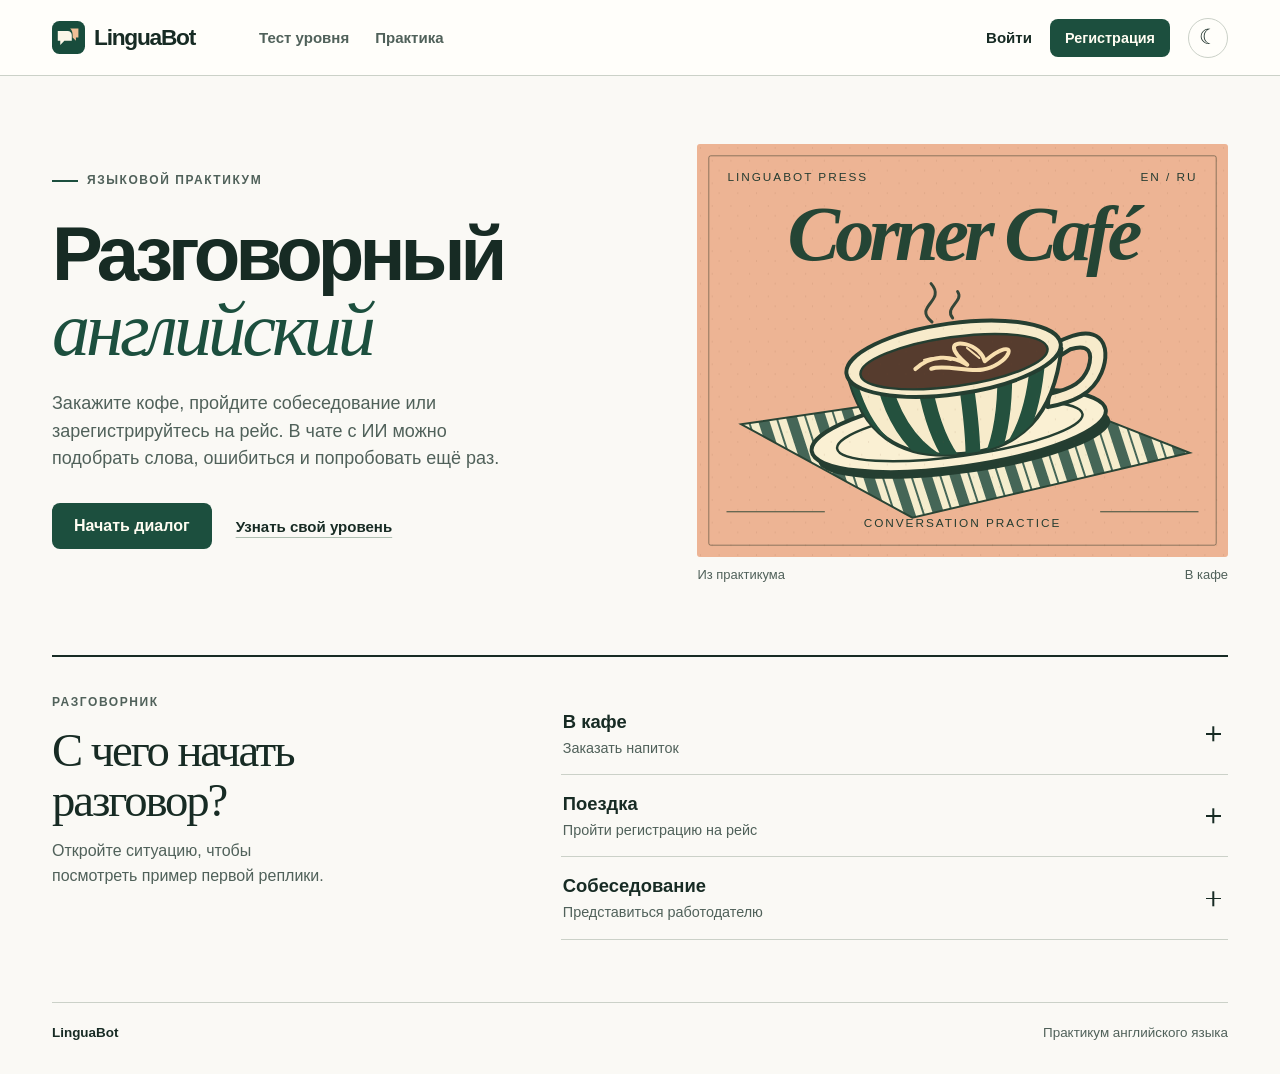
<file: frontend/index.html>
<!DOCTYPE html>
<html lang="ru" data-theme="light">
<head>
  <meta charset="UTF-8">
  <meta name="viewport" content="width=device-width, initial-scale=1.0">
  <link rel="icon" href="./public/assets/mark.svg">
  <title>LinguaBot — практикум разговорного английского</title>
  <script>
    try {
      if (localStorage.getItem('linguabot-theme') === 'dark') {
        document.documentElement.dataset.theme = 'dark';
      }
    } catch {}
  </script>
  <link rel="stylesheet" href="./src/styles/style.css?v=studio2">
  <link rel="stylesheet" href="./src/styles/auth.css?v=studio1">
</head>
<body>
  <header class="mast"><div class="header container">
    <a class="logo" href="./index.html"><img src="./public/assets/mark.svg" alt="" width="36" height="36">LinguaBot</a>
    <nav class="primary-nav" aria-label="Разделы"><a class="nav-link" href="./assessment.html">Тест уровня</a><a class="nav-link" href="./chat.html">Практика</a></nav>
    <div class="header-actions"><div class="auth-actions" data-auth-actions></div>
      <button class="theme-toggle" id="theme-toggle" type="button" aria-label="Включить тёмную тему">
        <span id="theme-icon" aria-hidden="true">☾</span><span id="theme-label" class="visually-hidden">Тёмная тема</span>
      </button>
    </div></div></header>

  <main>
    <section class="hero container" aria-labelledby="hero-title">
      <div class="hero-copy"><p class="overline"><i></i> Языковой практикум</p>
        <h1 id="hero-title">Разговорный<br><em>английский</em></h1>
        <p class="description">Закажите кофе, пройдите собеседование или зарегистрируйтесь на рейс. В чате с ИИ можно подобрать слова, ошибиться и попробовать ещё раз.</p>
        <div class="hero-actions"><a class="button" href="./chat.html">Начать диалог</a><a class="text-link" href="./assessment.html">Узнать свой уровень</a></div>
      </div>
      <figure class="print"><img src="./public/assets/corner-cafe.svg" width="540" height="420" alt="Чашка кофе на полосатой салфетке. Плакат Corner Café."><figcaption><span>Из практикума</span> В кафе</figcaption></figure>
    </section>
    <section class="reader container" aria-labelledby="reader-title">
      <div><p class="overline">Разговорник</p><h2 id="reader-title">С чего начать <br>разговор?</h2><p class="reader-note">Откройте ситуацию, чтобы посмотреть пример первой реплики.</p></div>
      <div class="reader-list"><details><summary><span><b>В кафе</b><small>Заказать напиток</small></span><i aria-hidden="true"></i></summary><div class="reader-phrase"><p lang="en">Could I have a coffee with milk, please?</p><p>Можно мне кофе с молоком?</p></div></details><details><summary><span><b>Поездка</b><small>Пройти регистрацию на рейс</small></span><i aria-hidden="true"></i></summary><div class="reader-phrase"><p lang="en">Hello, I’d like to check in for my flight.</p><p>Здравствуйте, я хочу зарегистрироваться на рейс.</p></div></details><details><summary><span><b>Собеседование</b><small>Представиться работодателю</small></span><i aria-hidden="true"></i></summary><div class="reader-phrase"><p lang="en">Thanks for meeting with me today.</p><p>Спасибо, что встретились со мной сегодня.</p></div></details></div></section></main>

  <footer class="footer container"><a href="./index.html">LinguaBot</a><span>Практикум английского языка</span></footer>

  <dialog class="auth-dialog" id="auth-dialog" aria-labelledby="auth-dialog-title">
    <button class="auth-close" type="button" data-auth-close aria-label="Закрыть">×</button>
    <h2 id="auth-dialog-title" data-auth-title>Вход в аккаунт</h2>
    <p class="auth-subtitle" data-auth-subtitle>Войдите, чтобы открыть свои диалоги и результат теста.</p>

    <div class="auth-panel" data-auth-panel="login">
      <form class="form" data-auth-form="login" novalidate>
        <p class="form-error" data-auth-error role="alert" hidden></p>
        <p class="form-success" data-auth-success role="status" hidden></p>

        <div class="field">
          <label for="login-email">Email</label>
          <input id="login-email" name="email" type="email" autocomplete="email" placeholder="you@example.com" required>
        </div>

        <div class="field">
          <label for="login-password">Пароль</label>
          <input id="login-password" name="password" type="password" autocomplete="current-password" placeholder="Ваш пароль" minlength="8" required>
        </div>

        <button class="button" type="submit">Войти</button>
      </form>

      <p class="auth-alt">Нет аккаунта? <button class="link-button" type="button" data-auth-switch="register">Зарегистрироваться</button></p>
    </div>

    <div class="auth-panel" data-auth-panel="register" hidden>
      <form class="form" data-auth-form="register" novalidate>
        <p class="form-error" data-auth-error role="alert" hidden></p>

        <div class="field">
          <label for="register-name">Имя</label>
          <input id="register-name" name="name" type="text" autocomplete="name" placeholder="Как к вам обращаться" minlength="2" required>
        </div>

        <div class="field">
          <label for="register-email">Email</label>
          <input id="register-email" name="email" type="email" autocomplete="email" placeholder="you@example.com" required>
        </div>

        <div class="field">
          <label for="register-password">Пароль</label>
          <input id="register-password" name="password" type="password" autocomplete="new-password" placeholder="Минимум 8 символов" minlength="8" required>
        </div>

        <button class="button" type="submit">Зарегистрироваться</button>
      </form>

      <p class="auth-alt">Уже есть аккаунт? <button class="link-button" type="button" data-auth-switch="login">Войти</button></p>
      <p class="auth-hint">LinguaBot предназначен для учебной практики.</p>
    </div>
  </dialog>

  <script src="./src/api/client.js?v=studio1"></script>
  <script src="./src/app/script.js?v=studio1"></script>
  <script src="./src/app/auth-modal.js?v=studio1"></script>
  <script src="./src/app/session.js?v=studio1"></script>
</body>
</html>
</file>
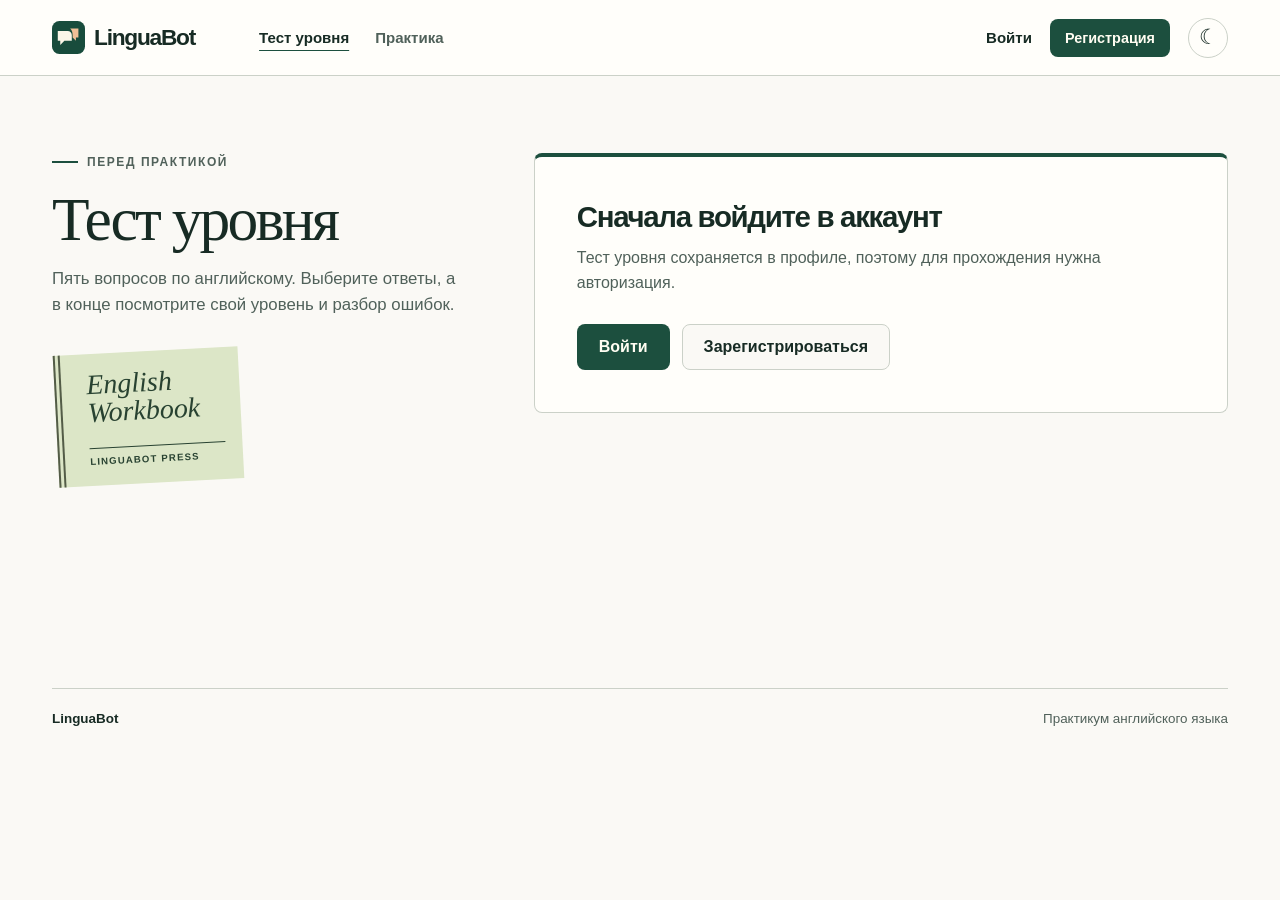
<file: frontend/assessment.html>
<!DOCTYPE html>
<html lang="ru" data-theme="light">
<head>
  <meta charset="UTF-8">
  <meta name="viewport" content="width=device-width, initial-scale=1.0">
  <link rel="icon" href="./public/assets/mark.svg">
  <title>Тест уровня — LinguaBot</title>
  <script>
    try {
      if (localStorage.getItem('linguabot-theme') === 'dark') {
        document.documentElement.dataset.theme = 'dark';
      }
    } catch {}
  </script>
  <link rel="stylesheet" href="./src/styles/style.css?v=studio2">
  <link rel="stylesheet" href="./src/styles/auth.css?v=studio1">
  <link rel="stylesheet" href="./src/styles/assessment.css?v=studio1">
</head>
<body>
  <header class="mast"><div class="header container">
    <a class="logo" href="./index.html"><img src="./public/assets/mark.svg" alt="" width="36" height="36">LinguaBot</a>
    <nav class="primary-nav" aria-label="Разделы"><a class="nav-link" href="./assessment.html" aria-current="page">Тест уровня</a><a class="nav-link" href="./chat.html">Практика</a></nav>
    <div class="header-actions"><div class="auth-actions" data-auth-actions></div>
      <button class="theme-toggle" id="theme-toggle" type="button" aria-label="Включить тёмную тему">
        <span id="theme-icon" aria-hidden="true">☾</span><span id="theme-label" class="visually-hidden">Тёмная тема</span>
      </button>
    </div></div></header>

  <main class="assessment container" data-assessment>
    <section class="assessment-intro"><p class="overline"><i></i> Перед практикой</p><h1>Тест уровня</h1><p class="description">Пять вопросов по английскому. Выберите ответы, а в конце посмотрите свой уровень и разбор ошибок.</p><div class="test-imprint" aria-hidden="true"><span>English</span><em>Workbook</em><b>LINGUABOT PRESS</b></div></section>

    <section class="assessment-card" data-state="loading">
      <p class="assessment-status" role="status">Загружаем данные…</p>
    </section>

    <section class="assessment-card" data-state="auth" hidden>
      <h2>Сначала войдите в аккаунт</h2>
      <p class="assessment-text">Тест уровня сохраняется в профиле, поэтому для прохождения нужна авторизация.</p>
      <div class="assessment-actions assessment-actions-start">
        <button class="button" type="button" data-open-login>Войти</button>
        <button class="button button-secondary" type="button" data-open-register>Зарегистрироваться</button>
      </div>
    </section>

    <section class="assessment-card" data-state="intro" hidden>
      <h2>Готовы начать?</h2>
      <p class="assessment-text">Тест занимает около двух минут. После отправки ответов вы увидите свой уровень и сможете пройти тест заново.</p>
      <ul class="assessment-facts">
        <li>5 вопросов с вариантами ответа</li>
        <li>Результат сохраняется в аккаунте</li>
        <li>При следующем входе уровень загрузится автоматически</li>
      </ul>
      <div class="assessment-actions assessment-actions-start">
        <button class="button" type="button" data-start-test>Начать тест</button>
      </div>
    </section>

    <section class="assessment-card" data-state="test" hidden>
      <div class="assessment-progress">
        <span data-progress-label>Вопрос 1 из 5</span>
        <div class="progress-track" aria-hidden="true"><span data-progress-bar></span></div>
      </div>

      <form class="assessment-form" data-test-form novalidate>
        <h2 class="question-text" id="assessment-question" data-question-text></h2>
        <div class="options" data-options role="radiogroup" aria-labelledby="assessment-question"></div>
        <p class="form-error" data-test-error role="alert" hidden></p>

        <div class="assessment-actions">
          <button class="button button-secondary" type="button" data-back>Назад</button>
          <button class="button" type="submit" data-next>Далее</button>
        </div>
      </form>
    </section>

    <section class="assessment-card" data-state="result" hidden>
      <p class="result-eyebrow">Ваш результат</p>
      <h2 class="result-level" data-result-level></h2>
      <p class="result-score" data-result-score></p>
      <p class="result-date" data-result-date></p>

      <div class="result-review" data-result-review hidden>
        <h3>Разбор ответов</h3>
        <ul class="review-list" data-review-list></ul>
      </div>

      <div class="assessment-actions assessment-actions-start">
        <a class="button" href="./chat.html">Перейти к чату</a>
        <button class="button button-secondary" type="button" data-retry>Пройти заново</button>
        <a class="button button-secondary" href="./index.html">На главную</a>
      </div>
    </section>

    <section class="assessment-card" data-state="error" hidden>
      <h2>Не удалось загрузить тест</h2>
      <p class="form-error" data-error-message role="alert"></p>
      <div class="assessment-actions assessment-actions-start">
        <button class="button" type="button" data-retry-load>Попробовать снова</button>
      </div>
    </section>

    <noscript>
      <section class="assessment-card">
        <h2>Включите JavaScript</h2>
        <p class="assessment-text">Для прохождения теста уровня нужен JavaScript в браузере.</p>
      </section>
    </noscript>
  </main>

  <footer class="footer container"><a href="./index.html">LinguaBot</a><span>Практикум английского языка</span></footer>

  <dialog class="auth-dialog" id="auth-dialog" aria-labelledby="auth-dialog-title">
    <button class="auth-close" type="button" data-auth-close aria-label="Закрыть">×</button>
    <h2 id="auth-dialog-title" data-auth-title>Вход в аккаунт</h2>
    <p class="auth-subtitle" data-auth-subtitle>Войдите, чтобы открыть свои диалоги и результат теста.</p>

    <div class="auth-panel" data-auth-panel="login">
      <form class="form" data-auth-form="login" novalidate>
        <p class="form-error" data-auth-error role="alert" hidden></p>
        <p class="form-success" data-auth-success role="status" hidden></p>

        <div class="field">
          <label for="login-email">Email</label>
          <input id="login-email" name="email" type="email" autocomplete="email" placeholder="you@example.com" required>
        </div>

        <div class="field">
          <label for="login-password">Пароль</label>
          <input id="login-password" name="password" type="password" autocomplete="current-password" placeholder="Ваш пароль" minlength="8" required>
        </div>

        <button class="button" type="submit">Войти</button>
      </form>

      <p class="auth-alt">Нет аккаунта? <button class="link-button" type="button" data-auth-switch="register">Зарегистрироваться</button></p>
    </div>

    <div class="auth-panel" data-auth-panel="register" hidden>
      <form class="form" data-auth-form="register" novalidate>
        <p class="form-error" data-auth-error role="alert" hidden></p>

        <div class="field">
          <label for="register-name">Имя</label>
          <input id="register-name" name="name" type="text" autocomplete="name" placeholder="Как к вам обращаться" minlength="2" required>
        </div>

        <div class="field">
          <label for="register-email">Email</label>
          <input id="register-email" name="email" type="email" autocomplete="email" placeholder="you@example.com" required>
        </div>

        <div class="field">
          <label for="register-password">Пароль</label>
          <input id="register-password" name="password" type="password" autocomplete="new-password" placeholder="Минимум 8 символов" minlength="8" required>
        </div>

        <button class="button" type="submit">Зарегистрироваться</button>
      </form>

      <p class="auth-alt">Уже есть аккаунт? <button class="link-button" type="button" data-auth-switch="login">Войти</button></p>
      <p class="auth-hint">LinguaBot предназначен для учебной практики.</p>
    </div>
  </dialog>

  <script src="./src/api/client.js?v=studio1"></script>
  <script src="./src/app/script.js?v=studio1"></script>
  <script src="./src/app/auth-modal.js?v=studio1"></script>
  <script src="./src/app/session.js?v=studio1"></script>
  <script src="./src/app/assessment.js?v=studio1"></script>
</body>
</html>
</file>
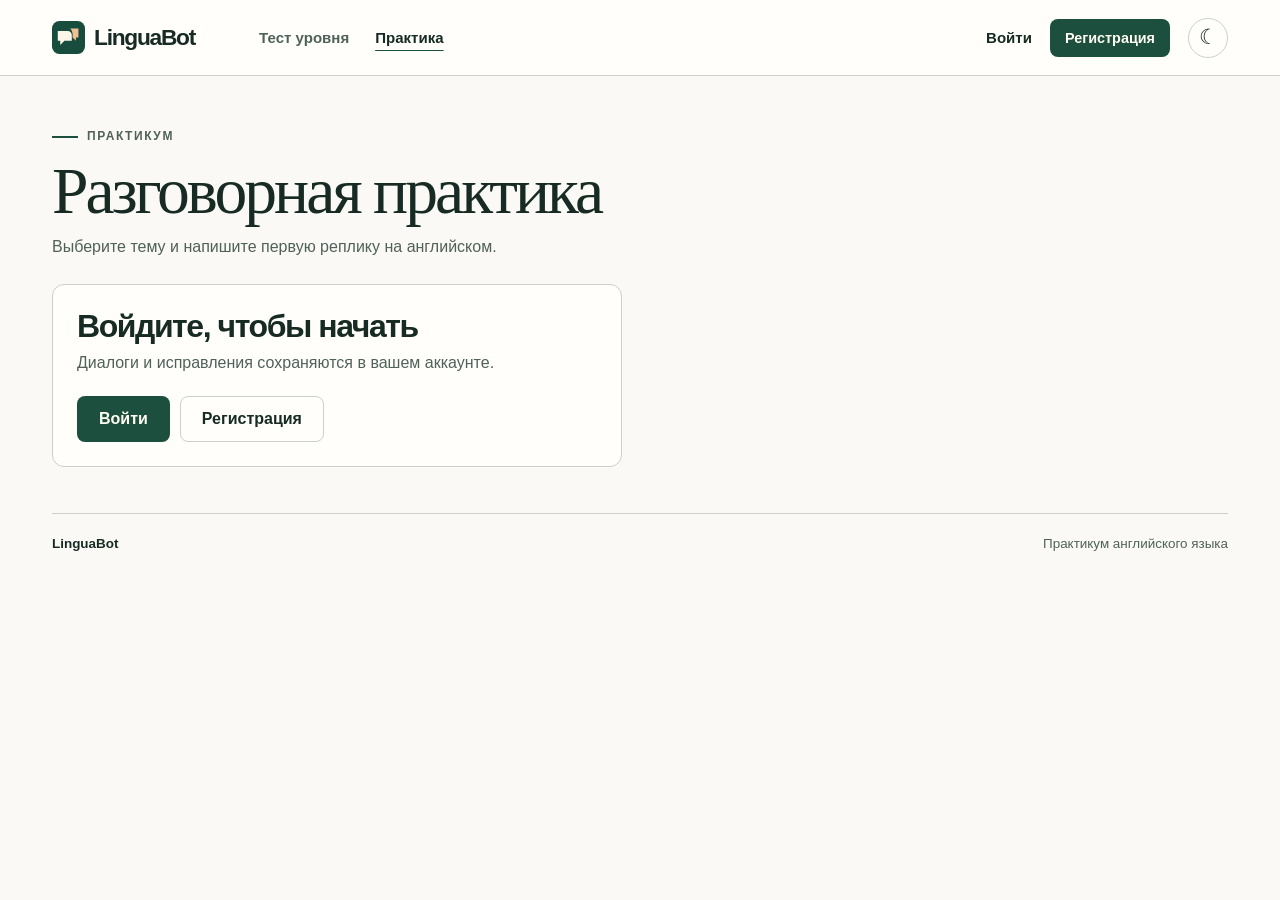
<file: frontend/chat.html>
<!DOCTYPE html>
<html lang="ru" data-theme="light">
<head>
  <meta charset="UTF-8">
  <meta name="viewport" content="width=device-width, initial-scale=1.0">
  <link rel="icon" href="./public/assets/mark.svg">
  <title>Практика в чате — LinguaBot</title>
  <script>
    try {
      if (localStorage.getItem('linguabot-theme') === 'dark') {
        document.documentElement.dataset.theme = 'dark';
      }
    } catch {}
  </script>
  <link rel="stylesheet" href="./src/styles/style.css?v=studio2">
  <link rel="stylesheet" href="./src/styles/auth.css?v=studio1">
  <link rel="stylesheet" href="./src/styles/chat.css?v=studio1">
</head>
<body>
  <header class="mast"><div class="header container">
    <a class="logo" href="./index.html"><img src="./public/assets/mark.svg" alt="" width="36" height="36">LinguaBot</a>
    <nav class="primary-nav" aria-label="Разделы"><a class="nav-link" href="./assessment.html">Тест уровня</a><a class="nav-link" href="./chat.html" aria-current="page">Практика</a></nav>
    <div class="header-actions"><div class="auth-actions" data-auth-actions></div>
      <button class="theme-toggle" id="theme-toggle" type="button" aria-label="Включить тёмную тему">
        <span id="theme-icon" aria-hidden="true">☾</span><span id="theme-label" class="visually-hidden">Тёмная тема</span>
      </button>
    </div></div></header>

  <main class="chat-page container" data-chat>
    <section class="chat-intro" aria-labelledby="chat-title">
      <p class="overline"><i></i> Практикум</p>
      <h1 id="chat-title">Разговорная практика</h1>
      <p class="description">Выберите тему и напишите первую реплику на английском.</p>
    </section>

    <section class="chat-card chat-gate" data-chat-auth hidden>
      <h2>Войдите, чтобы начать</h2>
      <p>Диалоги и исправления сохраняются в вашем аккаунте.</p>
      <div class="chat-auth-buttons">
        <button class="button" type="button" data-chat-auth-mode="login">Войти</button>
        <button class="button chat-secondary" type="button" data-chat-auth-mode="register">Регистрация</button>
      </div>
    </section>

    <div class="chat-layout" data-chat-workspace hidden>
      <aside class="chat-card chat-sidebar" aria-labelledby="dialogue-list-title">
        <h2 id="dialogue-list-title">Мои диалоги</h2>
        <button class="button chat-new" type="button" data-chat-create aria-haspopup="dialog" aria-controls="chat-scenario-dialog">
          <span aria-hidden="true">+</span> Новый диалог
        </button>
        <ul class="chat-dialogue-list" data-chat-dialogues></ul>
        <p class="chat-muted" data-chat-list-empty hidden>Здесь появятся ваши диалоги.</p>
      </aside>

      <section class="chat-card chat-panel" aria-labelledby="current-dialogue-title">
        <div class="chat-panel-header">
          <img class="chat-bot-icon" src="./public/assets/mark.svg" alt="" width="38" height="38">
          <div>
            <h2 id="current-dialogue-title" data-chat-name>Выберите диалог</h2>
            <p class="chat-muted">Текстовый диалог · Английский</p>
          </div>
        </div>

        <div class="chat-thread" data-chat-thread tabindex="0" aria-label="Переписка">
          <p class="chat-empty" data-chat-empty>Создайте диалог или выберите сохранённый.</p>
          <ol class="chat-messages" data-chat-messages role="log" aria-live="polite" aria-label="Сообщения"></ol>
        </div>

        <div class="chat-controls">
          <p class="chat-status" data-chat-status role="status"></p>
          <p class="form-error" data-chat-error role="alert" hidden></p>
          <button class="button chat-secondary" type="button" data-chat-reload hidden>Повторить загрузку</button>

          <form class="chat-form" data-chat-form hidden>
            <button class="chat-example" type="button" data-chat-example hidden>
              Начать с примера: <span lang="en">I would like a tea, please.</span>
            </button>
            <label for="chat-input">Ваше сообщение</label>
            <div class="chat-composer">
              <textarea id="chat-input" name="content" rows="2" maxlength="4000" placeholder="Напишите фразу на английском…" required aria-describedby="chat-input-help"></textarea>
              <button class="button" type="submit" data-chat-send>Отправить</button>
            </div>
            <p class="chat-muted chat-shortcut" id="chat-input-help">Enter — отправить · Shift+Enter — новая строка</p>
          </form>
        </div>
      </section>
    </div>

    <dialog class="chat-card chat-scenario-dialog" id="chat-scenario-dialog" data-chat-picker
            aria-labelledby="chat-scenario-title" aria-describedby="chat-scenario-description">
      <h2 id="chat-scenario-title">Выберите тему диалога</h2>
      <p class="chat-muted" id="chat-scenario-description">В какой ситуации хотите попрактиковать английский?</p>
      <p class="chat-status" data-chat-picker-status role="status"></p>
      <p class="form-error" data-chat-picker-error role="alert" hidden></p>
      <ul class="chat-scenario-list" data-chat-picker-list aria-label="Темы диалога" hidden></ul>
      <div class="chat-picker-actions">
        <button class="button chat-secondary" type="button" data-chat-picker-close autofocus>Отмена</button>
        <button class="button" type="button" data-chat-picker-retry hidden>Повторить</button>
      </div>
    </dialog>

    <noscript><p class="chat-card chat-gate">Включите JavaScript, чтобы открыть чат.</p></noscript>
  </main>

  <footer class="footer container"><a href="./index.html">LinguaBot</a><span>Практикум английского языка</span></footer>

  <dialog class="auth-dialog" id="auth-dialog" aria-labelledby="auth-dialog-title">
    <button class="auth-close" type="button" data-auth-close aria-label="Закрыть">×</button>
    <h2 id="auth-dialog-title" data-auth-title>Вход в аккаунт</h2>
    <p class="auth-subtitle" data-auth-subtitle>Войдите, чтобы открыть свои диалоги и результат теста.</p>

    <div class="auth-panel" data-auth-panel="login">
      <form class="form" data-auth-form="login" novalidate>
        <p class="form-error" data-auth-error role="alert" hidden></p>
        <p class="form-success" data-auth-success role="status" hidden></p>

        <div class="field">
          <label for="login-email">Email</label>
          <input id="login-email" name="email" type="email" autocomplete="email" placeholder="you@example.com" required>
        </div>

        <div class="field">
          <label for="login-password">Пароль</label>
          <input id="login-password" name="password" type="password" autocomplete="current-password" placeholder="Ваш пароль" minlength="8" required>
        </div>

        <button class="button" type="submit">Войти</button>
      </form>

      <p class="auth-alt">Нет аккаунта? <button class="link-button" type="button" data-auth-switch="register">Зарегистрироваться</button></p>
    </div>

    <div class="auth-panel" data-auth-panel="register" hidden>
      <form class="form" data-auth-form="register" novalidate>
        <p class="form-error" data-auth-error role="alert" hidden></p>

        <div class="field">
          <label for="register-name">Имя</label>
          <input id="register-name" name="name" type="text" autocomplete="name" placeholder="Как к вам обращаться" minlength="2" required>
        </div>

        <div class="field">
          <label for="register-email">Email</label>
          <input id="register-email" name="email" type="email" autocomplete="email" placeholder="you@example.com" required>
        </div>

        <div class="field">
          <label for="register-password">Пароль</label>
          <input id="register-password" name="password" type="password" autocomplete="new-password" placeholder="Минимум 8 символов" minlength="8" required>
        </div>

        <button class="button" type="submit">Зарегистрироваться</button>
      </form>

      <p class="auth-alt">Уже есть аккаунт? <button class="link-button" type="button" data-auth-switch="login">Войти</button></p>
      <p class="auth-hint">LinguaBot предназначен для учебной практики.</p>
    </div>
  </dialog>

  <script src="./src/api/client.js?v=studio1"></script>
  <script src="./src/app/script.js?v=studio1"></script>
  <script src="./src/app/auth-modal.js?v=studio1"></script>
  <script src="./src/app/session.js?v=studio1"></script>
  <script src="./src/app/chat.js?v=studio1"></script>
</body>
</html>
</file>
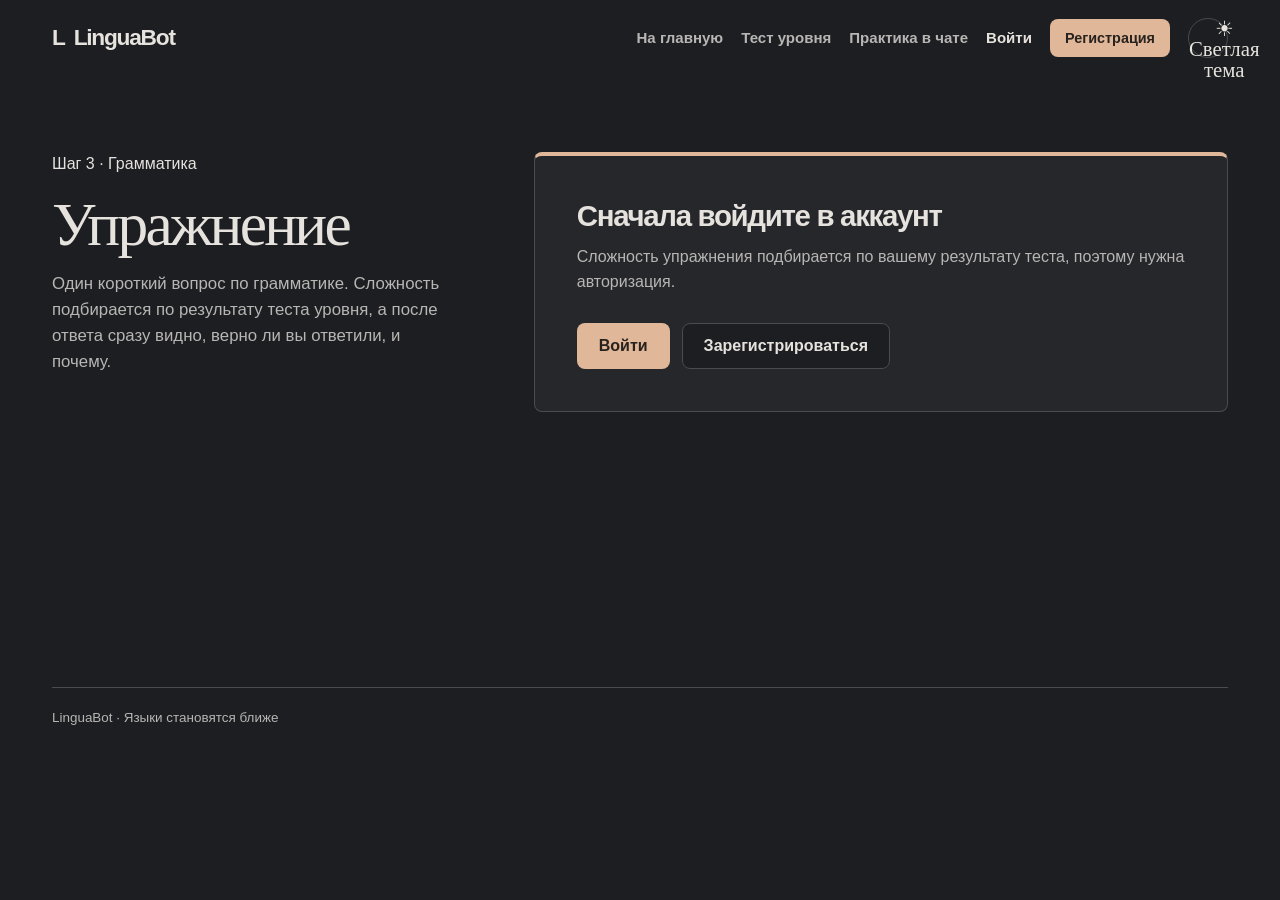
<file: frontend/exercise.html>
<!DOCTYPE html>
<html lang="ru" data-theme="dark">
<head>
  <meta charset="UTF-8">
  <meta name="viewport" content="width=device-width, initial-scale=1.0">
  <link rel="icon" href="data:,">
  <title>Упражнение — LinguaBot</title>
  <script>
    try {
      if (localStorage.getItem('linguabot-theme') === 'light') {
        document.documentElement.dataset.theme = 'light';
      }
    } catch {}
  </script>
  <link rel="stylesheet" href="./src/styles/style.css?v=3">
  <link rel="stylesheet" href="./src/styles/auth.css?v=3">
  <link rel="stylesheet" href="./src/styles/assessment.css?v=1">
  <link rel="stylesheet" href="./src/styles/exercise.css?v=1">
</head>
<body>
  <header class="header container">
    <a class="logo" href="./index.html"><span aria-hidden="true">L</span> LinguaBot</a>
    <div class="header-actions">
      <a class="nav-link" href="./index.html">На главную</a>
      <a class="nav-link" href="./assessment.html">Тест уровня</a>
      <a class="nav-link" href="./chat.html">Практика в чате</a>
      <div class="auth-actions" data-auth-actions></div>
      <button class="theme-toggle" id="theme-toggle" type="button" aria-label="Включить светлую тему">
        <span id="theme-icon" aria-hidden="true">☀</span>
        <span id="theme-label">Светлая тема</span>
      </button>
    </div>
  </header>

  <main class="assessment container" data-exercise>
    <section class="assessment-intro">
      <p class="badge">Шаг 3 · Грамматика</p>
      <h1>Упражнение</h1>
      <p class="description">Один короткий вопрос по грамматике. Сложность подбирается по результату теста уровня, а после ответа сразу видно, верно ли вы ответили, и почему.</p>
    </section>

    <section class="assessment-card" data-state="loading">
      <p class="assessment-status" role="status">Загружаем упражнение…</p>
    </section>

    <section class="assessment-card" data-state="auth" hidden>
      <h2>Сначала войдите в аккаунт</h2>
      <p class="assessment-text">Сложность упражнения подбирается по вашему результату теста, поэтому нужна авторизация.</p>
      <div class="assessment-actions assessment-actions-start">
        <button class="button" type="button" data-open-login>Войти</button>
        <button class="button button-secondary" type="button" data-open-register>Зарегистрироваться</button>
      </div>
    </section>

    <section class="assessment-card" data-state="exercise" hidden>
      <div class="exercise-meta">
        <span class="badge" data-exercise-difficulty>Начальный уровень</span>
        <span class="exercise-topic" data-exercise-topic></span>
      </div>
      <p class="exercise-source" data-exercise-source></p>

      <form class="exercise-form" data-exercise-form novalidate>
        <h2 class="question-text" id="exercise-question" data-exercise-prompt></h2>
        <div class="options" data-exercise-options role="radiogroup" aria-labelledby="exercise-question"></div>
        <p class="form-error" data-exercise-error role="alert" hidden></p>

        <div class="assessment-actions assessment-actions-start">
          <button class="button" type="submit" data-exercise-check>Проверить</button>
        </div>
      </form>

      <div class="exercise-feedback" data-exercise-feedback hidden>
        <p class="exercise-verdict" data-exercise-verdict></p>
        <p class="exercise-answer" data-exercise-answer></p>
        <div class="exercise-explanation">
          <h3>Объяснение</h3>
          <p data-exercise-explanation></p>
        </div>
        <div class="assessment-actions assessment-actions-start">
          <button class="button" type="button" data-exercise-next>Следующее задание <span aria-hidden="true">→</span></button>
          <a class="button button-secondary" href="./assessment.html">Пройти тест заново</a>
        </div>
      </div>
    </section>

    <section class="assessment-card" data-state="error" hidden>
      <h2>Не удалось загрузить упражнение</h2>
      <p class="form-error" data-error-message role="alert"></p>
      <div class="assessment-actions assessment-actions-start">
        <button class="button" type="button" data-exercise-retry>Попробовать снова</button>
      </div>
    </section>

    <noscript>
      <section class="assessment-card">
        <h2>Включите JavaScript</h2>
        <p class="assessment-text">Для упражнения нужен JavaScript в браузере.</p>
      </section>
    </noscript>
  </main>

  <footer class="footer container">LinguaBot · Языки становятся ближе</footer>

  <dialog class="auth-dialog" id="auth-dialog" aria-labelledby="auth-dialog-title">
    <button class="auth-close" type="button" data-auth-close aria-label="Закрыть">×</button>
    <h2 id="auth-dialog-title" data-auth-title>Вход в аккаунт</h2>
    <p class="auth-subtitle" data-auth-subtitle>Продолжай обучение с того места, где остановился.</p>

    <div class="auth-panel" data-auth-panel="login">
      <form class="form" data-auth-form="login" novalidate>
        <p class="form-error" data-auth-error role="alert" hidden></p>
        <p class="form-success" data-auth-success role="status" hidden></p>

        <div class="field">
          <label for="login-email">Email</label>
          <input id="login-email" name="email" type="email" autocomplete="email" placeholder="you@example.com" required>
        </div>

        <div class="field">
          <label for="login-password">Пароль</label>
          <input id="login-password" name="password" type="password" autocomplete="current-password" placeholder="Ваш пароль" minlength="8" required>
        </div>

        <button class="button" type="submit">Войти</button>
      </form>

      <p class="auth-alt">Нет аккаунта? <button class="link-button" type="button" data-auth-switch="register">Зарегистрироваться</button></p>
    </div>

    <div class="auth-panel" data-auth-panel="register" hidden>
      <form class="form" data-auth-form="register" novalidate>
        <p class="form-error" data-auth-error role="alert" hidden></p>

        <div class="field">
          <label for="register-name">Имя</label>
          <input id="register-name" name="name" type="text" autocomplete="name" placeholder="Как к тебе обращаться" minlength="2" required>
        </div>

        <div class="field">
          <label for="register-email">Email</label>
          <input id="register-email" name="email" type="email" autocomplete="email" placeholder="you@example.com" required>
        </div>

        <div class="field">
          <label for="register-password">Пароль</label>
          <input id="register-password" name="password" type="password" autocomplete="new-password" placeholder="Минимум 8 символов" minlength="8" required>
        </div>

        <button class="button" type="submit">Зарегистрироваться</button>
      </form>

      <p class="auth-alt">Уже есть аккаунт? <button class="link-button" type="button" data-auth-switch="login">Войти</button></p>
      <p class="auth-hint">Регистрируясь, ты соглашаешься использовать LinguaBot в учебных целях.</p>
    </div>
  </dialog>

  <script src="./src/api/client.js?v=3"></script>
  <script src="./src/app/script.js?v=3"></script>
  <script src="./src/app/auth-modal.js?v=3"></script>
  <script src="./src/app/session.js?v=3"></script>
  <script src="./src/app/exercise.js?v=1"></script>
</body>
</html>
</file>
<file: frontend/src/styles/style.css>
:root {
  color-scheme:light;
  --background:#faf9f5; --surface:#fffefa; --text:#172b24; --muted:#50615a;
  --accent:#1c4f3e; --accent-hover:#103e30; --on-accent:#fffdf2;
  --border:#cbd1c8; --badge-border:#aebeb1; --bot-background:#eff0e9; --user-background:#deebdf;
  --correction:#285640; --shadow:transparent; --backdrop:#142e2480;
  --subtle:#edece2; --tint:#f6e2d4; --alert:#84381e; --danger-bg:#fff0e6;
  --serif:Georgia,"Times New Roman",serif;
}
:root[data-theme="dark"] {
  color-scheme:dark;
  --background:#1d1e21; --surface:#26272b; --text:#e6e3df; --muted:#b8b6b4;
  --accent:#e0b798; --accent-hover:#efd0b6; --on-accent:#28221e;
  --border:#4a4b50; --badge-border:#84838a; --bot-background:#303136;
  --user-background:#323945; --correction:#dec8b7;
  --backdrop:#101014c7; --subtle:#222327; --tint:#493d37;
  --alert:#ffc2ae; --danger-bg:#49332f;
}
:root[data-theme="dark"] :is(.field input,.chat-composer textarea,.option) {border-color:#797a80}
:root[data-theme="dark"] .reader {border-top-color:#747479}
:root[data-theme="dark"] .test-imprint {background:#39363a;color:#e7d8c7;border-color:#b5a59a}
:root[data-theme="dark"] .chat-speaker {font-size:.85rem}
:root[data-theme="dark"] .chat-composer textarea::placeholder {color:var(--muted);opacity:1}
* { box-sizing:border-box }
[hidden] { display:none!important }
body { margin:0; background:var(--background); color:var(--text); font:1rem/1.56 "Segoe UI",Arial,sans-serif; }
p,h1,h2,h3,figure { margin:0 }
a { color:inherit; text-decoration:none }
button { cursor:pointer; font:inherit; color:inherit }
:focus-visible { outline:3px solid var(--accent); outline-offset:3px }
.container { width:min(1176px,calc(100% - clamp(32px,8vw,112px))); margin-inline:auto }
.mast { border-bottom:1px solid var(--border); background:var(--surface) }
.header,.header-actions,.primary-nav,.auth-actions,.logo,.user-chip,.hero-actions,.footer {display:flex;align-items:center}
.header { min-height:75px; gap:clamp(24px,5vw,78px); }
.header-actions { margin-left:auto; gap:18px; min-width:0 }
.primary-nav { gap:26px }
.auth-actions { gap:18px; min-width:0 }
.logo { gap:9px; font-size:1.42rem; font-weight:720; line-height:1.1; letter-spacing:-.055em }
.logo img { width:33px; height:33px }
.nav-link,.link-button,.text-link { font-size:.94rem; font-weight:550; }
.nav-link { color:var(--muted); }
.nav-link[aria-current=page] { color:var(--text); text-decoration:underline; text-underline-offset:7px; text-decoration-color:var(--accent) }
.link-button,.logout,.theme-toggle { border:0; background:transparent; padding:0 }
.nav-link:hover,.link-button:hover,.footer a:hover { text-decoration:underline; text-underline-offset:4px }
.theme-toggle { width:40px; height:40px; display:grid; place-items:center; border:1px solid var(--border); border-radius:50%; font:1.3rem/1 Georgia,serif; flex-shrink:0 }
.theme-toggle:hover { background:var(--bot-background) }
.visually-hidden { position:absolute; width:1px; height:1px; padding:0; overflow:hidden; clip-path:inset(50%); white-space:nowrap }
.button { display:inline-flex; align-items:center; justify-content:center; border:1px solid transparent; border-radius:8px; background:var(--accent); color:var(--on-accent); padding:12px 21px; min-height:46px; font-size:1rem; font-weight:650; line-height:1.25 }
.button:hover { background:var(--accent-hover) }
.button-sm { min-height:38px; padding:8px 14px; font-size:.9rem }
.user-chip { gap:7px; min-width:0; max-width:19ch; overflow-wrap:anywhere; font-size:.88rem; font-weight:600; line-height:1.15 }
.user-avatar { border-radius:50%; display:grid; place-items:center; width:30px; height:30px; flex:none; background:var(--user-background); }
h1,h2 { line-height:1.08; font-weight:600; letter-spacing:-.045em }
h2 { font-size:clamp(1.5rem,2.8vw,2rem) }
.overline { display:flex; align-items:center; gap:9px; font-size:.75rem; font-weight:700; letter-spacing:.13em; text-transform:uppercase; color:var(--muted) }
.overline i { display:inline-block; width:26px; height:2px; background:var(--accent); }
.hero { display:grid; grid-template-columns:1.12fr 1fr; align-items:center; gap:clamp(24px,4vw,72px); padding-block:clamp(36px,5.3vw,80px) clamp(44px,5.5vw,84px); }
.hero > * { min-width:0 }
.hero h1 { font-size:clamp(3.2rem,5.95vw,5.6rem); line-height:.99; margin:26px 0 22px; letter-spacing:-.065em }
.hero h1 em { font-family:var(--serif); font-weight:400; color:var(--accent); letter-spacing:-.052em }
.description { color:var(--muted); font-size:1.125rem; max-width:46ch; line-height:1.55; }
.hero-actions { flex-wrap:wrap; gap:16px 24px; margin:30px 0 8px; }
.text-link { text-decoration:underline; text-underline-offset:5px; text-decoration-color:var(--badge-border) }
.text-link:hover { text-decoration-color:var(--accent) }
.print img { width:100%; display:block; height:auto; border-radius:3px }
.print figcaption { display:flex; justify-content:space-between; margin-top:8px; color:var(--muted); font-size:.81rem }
.reader { padding-block:36px 62px; border-top:2px solid var(--text); display:grid; grid-template-columns:.8fr 1.2fr; gap:5vw }
.reader h2 { font-size:clamp(2.2rem,3.65vw,3.15rem); margin:13px 0; font-family:var(--serif); font-weight:400; line-height:1.08 }
.reader-note { max-width:32ch; color:var(--muted) }
.reader-list { align-self:start }
.reader-list details { border-bottom:1px solid var(--border) }
.reader-list summary { display:flex; align-items:center; justify-content:space-between; padding:15px 2px; cursor:pointer; list-style:none; }
.reader-list summary::-webkit-details-marker { display:none }
.reader-list summary b { font-size:1.15rem; font-weight:650 }
.reader-list summary small { display:block; color:var(--muted); font-size:.9rem }
.reader-list summary i { position:relative; width:25px; height:25px; }
.reader-list summary i::before,.reader-list summary i::after { content:""; position:absolute; inset:12px 5px auto; height:1.6px; background:var(--text) }
.reader-list summary i::after { transform:rotate(90deg) }
.reader-list details[open] i::after { transform:none }
.reader-phrase { margin:0 0 16px; padding:3px 0 3px 15px; border-left:2px solid var(--accent) }
.reader-phrase p:first-child { font:italic 1.24rem/1.4 var(--serif) }
.reader-phrase p+p { color:var(--muted); font-size:.92rem }
.footer { justify-content:space-between; gap:14px; border-top:1px solid var(--border); padding-block:20px 30px; color:var(--muted); font-size:.84rem }
.footer a { font-weight:700; color:var(--text) }
@media(max-width:780px){
 .header { gap:16px; flex-wrap:wrap; padding-block:12px 9px; row-gap:8px }
 .primary-nav { order:3; width:100%; gap:22px; border-top:1px solid var(--border); padding-top:8px }
 .header-actions,.auth-actions {gap:10px}
 .hero {grid-template-columns:1fr .9fr; gap:20px}
 .hero h1 {font-size:clamp(2.55rem,6.3vw,3.5rem)}
}
@media(max-width:630px){
 .hero,.reader {grid-template-columns:minmax(0,1fr)}
 .hero {gap:25px;padding-block:32px}
 .hero h1 {font-size:clamp(2.8rem,10.4vw,4.25rem);margin-block:17px 14px}
 .description {font-size:1rem}
 .hero-actions {margin-top:20px}
 .print {max-width:510px}
 .reader {gap:12px;padding-block:26px 40px}
 .reader h2 br {display:none}
 .reader h2 br::after {content:" "}
 .reader-note {max-width:100%}
 .logo {font-size:1.18rem;gap:5px}
 .logo img {width:27px;height:27px}
 .user-chip { max-width:12ch; }
}
@media(max-width:420px){
 .header {column-gap:5px}.auth-actions,.header-actions {gap:8px}
 .user-avatar {display:none}.auth-actions .button-sm {font-size:.83rem;padding:7px 8px}
 .theme-toggle {width:32px;height:32px}
 .footer {align-items:start}
}
@media(prefers-reduced-motion:reduce){*,*::before,*::after {scroll-behavior:auto!important;transition:none!important}}
</file>
<file: frontend/src/styles/auth.css>
.auth-dialog {
  width: min(440px, calc(100% - 40px));
  max-height: calc(100% - 40px);
  padding: 32px;
  border: 1px solid var(--border);
  border-radius: 24px;
  background: var(--surface);
  color: var(--text);
  box-shadow: 0 20px 70px var(--shadow);
}
.auth-dialog::backdrop { background: var(--backdrop); }
.auth-dialog h2 { margin: 0 0 8px; font-size: 28px; line-height: 1.2; letter-spacing: -0.6px; }

.auth-close {
  position: absolute;
  top: 16px;
  right: 16px;
  display: grid;
  place-items: center;
  width: 36px;
  height: 36px;
  border: 1px solid var(--border);
  border-radius: 12px;
  background: var(--background);
  color: var(--muted);
  font-size: 20px;
  line-height: 1;
}
.auth-close:hover { border-color: var(--accent); color: var(--text); }

.auth-panel[hidden] { display: none; }

.auth-subtitle { margin-bottom: 24px; color: var(--muted); font-size: 15px; }

.form { display: grid; gap: 16px; }
.field { display: grid; gap: 6px; }
.field > label { color: var(--muted); font-size: 14px; }
.field input {
  width: 100%;
  min-height: 48px;
  padding: 12px 14px;
  border: 1px solid var(--border);
  border-radius: 12px;
  background: var(--background);
  color: var(--text);
  font: inherit;
}
.field input::placeholder { color: var(--muted); }
.field input:focus { border-color: var(--accent); }
.field input:focus-visible { outline: 3px solid var(--accent); outline-offset: 2px; }

.form .button { width: 100%; margin-top: 4px; }
.button[disabled] { opacity: 0.6; cursor: not-allowed; }

.form-error {
  padding: 12px 14px;
  border: 1px solid var(--badge-border);
  border-radius: 12px;
  background: var(--bot-background);
  color: var(--correction);
  font-size: 14px;
}
.form-error[hidden] { display: none; }

.form-success {
  padding: 12px 14px;
  border: 1px solid var(--accent);
  border-radius: 12px;
  background: var(--user-background);
  color: var(--correction);
  font-size: 14px;
}
.form-success[hidden] { display: none; }

.auth-alt { margin-top: 22px; text-align: center; color: var(--muted); font-size: 14px; }
.auth-alt a { color: var(--accent); font-weight: 600; }
.auth-alt a:hover { color: var(--accent-hover); }
.auth-alt .link-button { color: var(--accent); font-weight: 600; }
.auth-alt .link-button:hover { color: var(--accent-hover); }

.auth-hint { margin-top: 14px; color: var(--muted); font-size: 12px; text-align: center; }

@media (max-width: 480px) {
  .auth-dialog { padding: 24px; }
  .auth-dialog h2 { font-size: 24px; }
}

.auth-dialog {margin:auto;border:1px solid var(--border);border-top:5px solid var(--accent);border-radius:10px;padding:clamp(20px,4vw,34px);box-shadow:0 16px 64px #121a1828}
.auth-dialog h2 {font:400 2.2rem/1.12 var(--serif);margin-right:30px}
.auth-close,.field input,.form-error,.form-success {border-radius:7px}
.form-error {background:var(--danger-bg);color:var(--alert);border-color:var(--border)}
</file>
<file: frontend/src/styles/assessment.css>
.assessment {
  padding-block: 24px 64px;
}

.assessment-intro {
  max-width: 640px;
  margin-bottom: 28px;
}

.assessment-intro h1 {
  margin-block: 18px 12px;
  font-size: clamp(34px, 5vw, 52px);
}

.assessment-intro .description {
  margin-bottom: 0;
}

.assessment-card {
  width: min(760px, 100%);
  padding: 32px;
  border: 1px solid var(--border);
  border-radius: 24px;
  background: var(--surface);
  box-shadow: 0 20px 70px var(--shadow);
}

.assessment-card[hidden] {
  display: none;
}

.assessment-card h2 {
  margin-bottom: 12px;
}

.assessment-card h3 {
  margin-bottom: 12px;
  font-size: 18px;
}

.assessment-text {
  color: var(--muted);
}

.assessment-status {
  color: var(--muted);
  text-align: center;
}

.assessment-facts {
  margin: 20px 0 0;
  padding-left: 20px;
  color: var(--muted);
  font-size: 15px;
}

.assessment-facts li + li {
  margin-top: 6px;
}

.assessment-actions {
  display: flex;
  flex-wrap: wrap;
  justify-content: space-between;
  gap: 12px;
  margin-top: 28px;
}

.assessment-actions-start {
  justify-content: flex-start;
}

.button-secondary {
  border: 1px solid var(--border);
  background: var(--background);
  color: var(--text);
}

.button-secondary:hover {
  border-color: var(--accent);
  background: var(--background);
}

.assessment-progress {
  display: grid;
  gap: 10px;
  margin-bottom: 26px;
  color: var(--muted);
  font-size: 14px;
}

.progress-track {
  height: 6px;
  overflow: hidden;
  border-radius: 999px;
  background: var(--bot-background);
}

.progress-track > span {
  display: block;
  width: 0;
  height: 100%;
  border-radius: inherit;
  background: var(--accent);
  transition: width 0.25s ease;
}

.question-text {
  margin-bottom: 20px;
  font-size: clamp(21px, 3vw, 27px);
  line-height: 1.35;
}

.options {
  display: grid;
  gap: 10px;
}

.option {
  display: flex;
  align-items: center;
  gap: 12px;
  padding: 14px 16px;
  border: 1px solid var(--border);
  border-radius: 14px;
  background: var(--background);
  cursor: pointer;
  transition: border-color 0.15s ease, background 0.15s ease;
}

.option:hover {
  border-color: var(--accent);
}

.option:has(input:checked) {
  border-color: var(--accent);
  background: var(--user-background);
}

.option input {
  width: 18px;
  height: 18px;
  margin: 0;
  accent-color: var(--accent);
  flex-shrink: 0;
}

.option span {
  min-width: 0;
}

.assessment-form .form-error {
  margin-top: 16px;
}

.result-eyebrow {
  margin-bottom: 8px;
  color: var(--muted);
  font-size: 14px;
  text-transform: uppercase;
  letter-spacing: 0.08em;
}

.result-level {
  margin-bottom: 6px;
  font-size: clamp(30px, 4vw, 42px);
  letter-spacing: -0.8px;
}

.result-score {
  color: var(--text);
  font-size: 18px;
  font-weight: 600;
}

.result-date {
  margin-top: 6px;
  color: var(--muted);
  font-size: 14px;
}

.result-review {
  margin-top: 28px;
  padding-top: 24px;
  border-top: 1px solid var(--border);
}

.review-list {
  display: grid;
  gap: 12px;
  margin: 0;
  padding: 0;
  list-style: none;
}

.review-item {
  padding: 14px 16px;
  border: 1px solid var(--border);
  border-radius: 14px;
  background: var(--background);
}

.review-question {
  font-weight: 600;
}

.review-answer {
  margin-top: 6px;
  color: var(--muted);
  font-size: 14px;
}

.review-verdict {
  display: inline-block;
  margin-bottom: 8px;
  padding: 2px 9px;
  border-radius: 999px;
  font-size: 12px;
  font-weight: 700;
}

.review-verdict.is-correct {
  background: var(--user-background);
  color: var(--correction);
}

.review-verdict.is-wrong {
  background: var(--bot-background);
  color: var(--correction);
}

@media (max-width: 600px) {
  .assessment-card {
    padding: 22px;
  }

  .assessment-actions {
    flex-direction: column;
  }

  .assessment-actions .button {
    width: 100%;
  }

  .assessment-actions-start {
    flex-direction: column;
  }
}

.assessment {display:grid;grid-template-columns:minmax(220px,.7fr) minmax(0,1.2fr);gap:clamp(24px,6vw,90px);align-items:start;padding-block:clamp(30px,6vw,82px);min-height:68vh}
.assessment-intro {margin:0}
.assessment-intro h1 {font:400 clamp(2.8rem,4.8vw,4.3rem)/1.05 var(--serif);letter-spacing:-.045em;margin-block:15px}
.assessment-intro .description {font-size:1.05rem}
.test-imprint {display:flex;flex-direction:column;align-items:flex-start;width:185px;padding:17px 17px 16px 25px;border-left:7px double #535c47;margin:33px 0 0 4px;background:#dce6c7;color:#284231;transform:rotate(-3deg)}
.test-imprint span,.test-imprint em {font:italic 1.75rem/.99 var(--serif)}
.test-imprint b {font-size:.6rem;letter-spacing:.12em;border-top:1px solid;padding-top:6px;margin-top:22px;width:100%}
.assessment-card {border-radius:8px;border-top:4px solid var(--accent);padding:clamp(18px,3.3vw,42px);box-shadow:none}
.assessment-card h2 {font-size:clamp(1.45rem,2.3vw,2rem);line-height:1.2}
.option,.review-item {border-radius:6px}
.result-eyebrow {color:var(--accent)}
.review-verdict.is-wrong {color:var(--alert);background:var(--danger-bg)}
@media(max-width:760px){.assessment {grid-template-columns:1fr;gap:22px;min-height:0}.test-imprint{display:none}}
</file>
<file: frontend/src/styles/chat.css>
.chat-page {
  padding-block: 22px 40px;
}

.chat-page [hidden] { display: none !important; }

.chat-intro { margin-bottom: 24px; }
.chat-intro h1 {
  margin-block: 14px 8px;
  font-size: clamp(34px, 5vw, 52px);
  letter-spacing: -0.045em;
}
.chat-intro .description { max-width: 630px; margin-bottom: 0; }

.chat-layout {
  display: grid;
  grid-template-columns: minmax(200px, 248px) minmax(0, 1fr);
  gap: 16px;
  align-items: start;
}

.chat-card {
  min-width: 0;
  border: 1px solid var(--border);
  border-radius: 20px;
  background: var(--surface);
  box-shadow: 0 12px 36px var(--shadow);
}

.chat-gate { max-width: 570px; padding: 24px; }
.chat-gate p { margin-top: 8px; color: var(--muted); }
.chat-auth-buttons { display: flex; gap: 10px; flex-wrap: wrap; margin-top: 20px; }
.chat-secondary {
  border: 1px solid var(--border);
  color: var(--text);
  background: var(--background);
}
.chat-secondary:hover { background: var(--bot-background); }

.chat-sidebar { padding: 18px; }
.chat-sidebar h2, .chat-panel h2 { font-size: 19px; line-height: 1.35; }
.chat-new { width: 100%; gap: 8px; margin-block: 14px 8px; padding: 9px 12px; }
.chat-dialogue-list {
  display: grid;
  gap: 6px;
  max-height: 380px;
  margin: 0;
  padding: 4px;
  list-style: none;
  overflow-y: auto;
}
.chat-dialogue {
  display: grid;
  gap: 2px;
  width: 100%;
  min-width: 0;
  padding: 9px 10px;
  border: 1px solid transparent;
  border-radius: 10px;
  color: var(--text);
  background: transparent;
  text-align: left;
  overflow-wrap: anywhere;
}
.chat-dialogue:hover { background: var(--bot-background); }
.chat-dialogue[aria-current="true"] {
  border-color: var(--badge-border);
  background: var(--user-background);
}
.chat-muted { color: var(--muted); font-size: 13px; }

.chat-scenario-dialog {
  width: min(460px, calc(100% - 28px));
  max-height: calc(100% - 28px);
  padding: clamp(16px, 4vw, 24px);
  color: var(--text);
  overflow: auto;
}
.chat-scenario-dialog::backdrop { background: var(--backdrop); }
.chat-scenario-dialog h2 { font-size: 22px; line-height: 1.25; }
.chat-scenario-dialog > .chat-muted { margin-block: 6px 14px; }
.chat-scenario-list {
  display: grid;
  gap: 6px;
  max-height: min(380px, 48dvh);
  margin: 0;
  padding: 6px;
  overflow: auto;
  overscroll-behavior: contain;
  list-style: none;
}
.chat-scenario-option {
  min-height: 44px;
  border-color: var(--border);
  background: var(--background);
}
.chat-scenario-option:focus-visible { outline-offset: 2px; }
.chat-picker-actions {
  display: flex;
  flex-wrap: wrap;
  justify-content: flex-end;
  gap: 8px;
  margin-top: 14px;
}
.chat-picker-actions .button { min-height: 44px; padding: 8px 14px; }

.chat-panel-header {
  display: flex;
  align-items: center;
  gap: 12px;
  padding: 16px 20px;
  border-bottom: 1px solid var(--border);
  overflow-wrap: anywhere;
}
.chat-bot-icon {
  display: grid;
  place-items: center;
  flex: 0 0 38px;
  height: 38px;
  border-radius: 12px;
  background: var(--accent);
  color: var(--on-accent);
  font-weight: 800;
}

.chat-thread {
  height: clamp(250px, 42vh, 480px);
  min-width: 0;
  padding: 20px;
  overflow-y: auto;
  overscroll-behavior: contain;
}
.chat-empty {
  display: grid;
  height: 100%;
  place-content: center;
  padding: 14px;
  color: var(--muted);
  text-align: center;
}
.chat-messages {
  display: grid;
  gap: 14px;
  margin: 0;
  padding: 0;
  list-style: none;
}
.chat-message {
  justify-self: start;
  max-width: 86%;
  min-width: 0;
  padding: 10px 14px;
  border-radius: 14px 14px 14px 4px;
  background: var(--bot-background);
  overflow-wrap: anywhere;
}
.chat-message.is-user {
  justify-self: end;
  border-radius: 14px 14px 4px 14px;
  background: var(--user-background);
}
.chat-speaker { color: var(--muted); font-size: 12px; font-weight: 650; }
.chat-message-text { margin-top: 3px; white-space: pre-wrap; }
.chat-correction {
  margin-top: 8px;
  padding-top: 8px;
  border-top: 1px solid var(--badge-border);
  color: var(--correction);
  font-size: 13px;
  white-space: pre-wrap;
}

.chat-controls { padding: 14px 20px 18px; border-top: 1px solid var(--border); }
.chat-controls .form-error { margin: 0 0 10px; }
.chat-status { margin-bottom: 8px; color: var(--muted); font-size: 14px; }
.chat-status:empty { display: none; }
.chat-form { display: grid; gap: 7px; }
.chat-form label { color: var(--muted); font-size: 13px; }
.chat-composer { display: grid; grid-template-columns: minmax(0, 1fr) auto; gap: 10px; }
.chat-composer textarea {
  width: 100%;
  min-height: 58px;
  max-height: 180px;
  padding: 10px 12px;
  border: 1px solid var(--border);
  border-radius: 12px;
  background: var(--background);
  color: var(--text);
  font: inherit;
  font-size: 16px;
  resize: vertical;
}
.chat-composer .button { align-self: end; min-height: 44px; gap: 8px; padding: 11px 16px; }
.chat-example {
  justify-self: start;
  max-width: 100%;
  padding: 6px 10px;
  border: 1px solid var(--badge-border);
  border-radius: 10px;
  background: transparent;
  color: var(--accent);
  text-align: left;
  font-size: 13px;
}
.chat-example:hover { background: var(--bot-background); }
.chat-page button:disabled { cursor: default; opacity: 0.55; }

@media (max-width: 700px) {
  .chat-layout { grid-template-columns: minmax(0, 1fr); }
  .chat-sidebar { padding: 14px; }
  .chat-dialogue-list { max-height: 155px; }
  .chat-thread { height: clamp(235px, 45vh, 360px); }
  .chat-panel-header, .chat-thread, .chat-controls { padding-inline: 14px; }
}
@media (max-width: 480px) {
  .chat-composer { grid-template-columns: minmax(0, 1fr); }
  .chat-composer .button { justify-self: end; }
  .chat-message { max-width: 94%; }
  .chat-shortcut { display: none; }
}

/* The library and the conversation share one workspace. */
.chat-page {padding-block:clamp(25px,4vw,56px) 46px}
.chat-intro h1 {font-family:var(--serif);font-weight:400;font-size:clamp(2.5rem,5.2vw,4.1rem);margin-block:10px 8px}
.chat-intro .description {font-size:1rem}
.chat-layout {border:1px solid var(--border);border-radius:12px;background:var(--surface);gap:0;align-items:stretch;overflow:clip;grid-template-columns:minmax(190px,26%) minmax(0,1fr)}
.chat-card {border-radius:12px;box-shadow:none}
.chat-layout>.chat-card {border:0;border-radius:0}
.chat-layout>.chat-sidebar {background:var(--subtle);border-right:1px solid var(--border);padding:20px 15px}
.chat-sidebar h2 {font-size:1.06rem;letter-spacing:-.02em}
.chat-new {margin-block:14px 18px}
.chat-dialogue-list {padding:3px;gap:2px}
.chat-dialogue {border-radius:5px}
.chat-dialogue[aria-current=true] {background:var(--surface);border-color:var(--border);box-shadow:inset 3px 0 var(--accent)}
.chat-panel-header {background:var(--surface)}
.chat-bot-icon {border-radius:8px;background:transparent;flex:0 0 auto;width:38px;height:38px}
.chat-thread {height:clamp(255px,40vh,500px);background:var(--surface);padding:clamp(16px,2vw,28px)}
.chat-empty {font:italic 1.3rem/1.4 var(--serif);max-width:38ch;margin:auto}
.chat-message {padding:11px 16px}
.chat-message.is-user {background:var(--user-background)}
.chat-correction {font-size:.9rem}
.chat-controls {background:var(--surface)}
.chat-composer textarea {border-radius:8px;min-height:52px}
.chat-picker-actions .button {border-radius:7px}
.chat-scenario-dialog {width:min(640px,calc(100% - 28px)); padding:clamp(20px,3vw,32px)}
.chat-scenario-dialog h2 {font:400 clamp(1.7rem,4vw,2.2rem)/1.15 var(--serif)}
.chat-scenario-list {grid-template-columns:repeat(2,minmax(0,1fr));gap:0 16px;padding:5px;max-height:min(450px,52dvh)}
.chat-scenario-option {display:flex;align-items:center;gap:12px;padding:12px 5px;border:0;border-bottom:1px solid var(--border);border-radius:0;background:transparent}
.chat-scenario-option::before {content:"";height:8px;width:8px;flex:none;border:1.5px solid var(--accent);border-radius:50%}
.chat-scenario-option:hover,.chat-scenario-option:focus-visible {background:var(--bot-background)}
.chat-secondary {color:var(--text);border-color:var(--border);background:transparent}
@media(max-width:700px){.chat-layout{grid-template-columns:minmax(0,1fr)}.chat-layout>.chat-sidebar{border-right:0;border-bottom:1px solid var(--border);padding:14px}.chat-sidebar h2{display:inline}.chat-new{width:auto;margin:0 0 0 12px;display:inline-flex}.chat-dialogue-list{max-height:125px;margin-top:8px}.chat-dialogue-list:empty{display:none}.chat-thread{height:clamp(220px,39vh,380px)}}
@media(max-width:520px){.chat-scenario-list{grid-template-columns:minmax(0,1fr)}.chat-page{padding-top:24px}.chat-intro h1{font-size:clamp(2.15rem,8vw,2.7rem)}}
</file>
<file: frontend/src/styles/exercise.css>
.exercise-meta {
  display: flex;
  flex-wrap: wrap;
  align-items: center;
  gap: 12px;
  margin-bottom: 10px;
}

.exercise-topic {
  color: var(--muted);
  font-size: 14px;
  font-weight: 600;
}

.exercise-source {
  margin-bottom: 22px;
  color: var(--muted);
  font-size: 14px;
}

.exercise-feedback {
  margin-top: 24px;
  padding-top: 22px;
  border-top: 1px solid var(--border);
}

.exercise-feedback[hidden] {
  display: none;
}

.exercise-verdict {
  display: inline-block;
  margin-bottom: 10px;
  padding: 4px 12px;
  border-radius: 999px;
  font-size: 13px;
  font-weight: 700;
}

.exercise-verdict.is-correct {
  background: var(--user-background);
  color: var(--correction);
}

.exercise-verdict.is-wrong {
  background: var(--bot-background);
  color: var(--correction);
}

.exercise-answer {
  font-weight: 600;
}

.exercise-explanation {
  margin-top: 16px;
  padding: 16px;
  border: 1px solid var(--border);
  border-radius: 14px;
  background: var(--background);
}

.exercise-explanation h3 {
  margin-bottom: 8px;
  font-size: 16px;
}

.exercise-explanation p {
  color: var(--muted);
  font-size: 15px;
}

.options[aria-disabled="true"] .option {
  cursor: default;
  opacity: 0.75;
}

.options[aria-disabled="true"] .option:hover {
  border-color: var(--border);
}

@media (max-width: 600px) {
  .exercise-meta {
    gap: 8px;
  }
}
</file>
